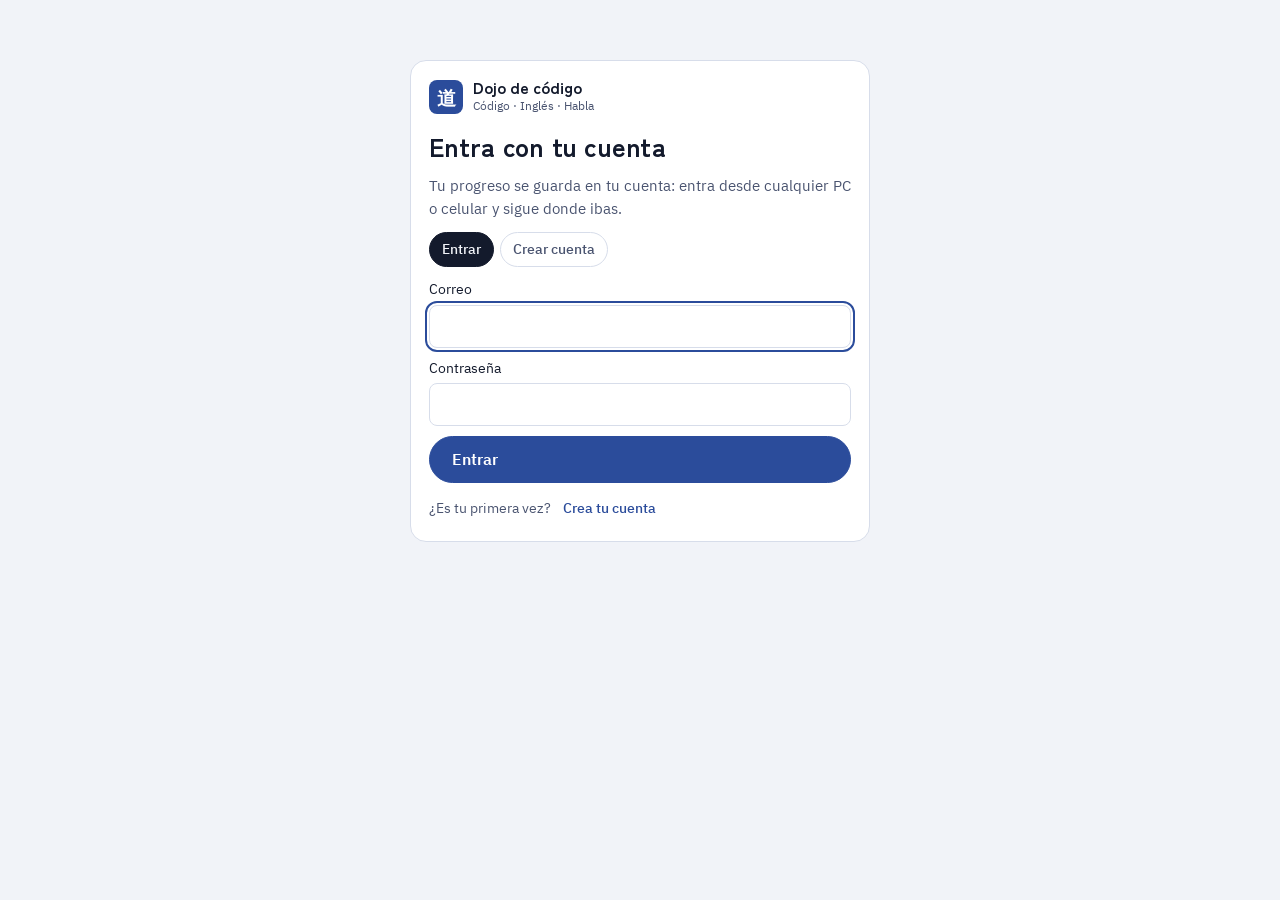
<file: docs/index.html>
<!doctype html>
<html lang="es">
<head>
<meta charset="utf-8">
<meta name="viewport" content="width=device-width, initial-scale=1, viewport-fit=cover">
<meta http-equiv="Content-Security-Policy" content="default-src 'self'; script-src 'self'; style-src 'self' 'unsafe-inline'; img-src 'self' data: https:; font-src 'self'; connect-src 'self' https://*.supabase.co; worker-src 'self'; manifest-src 'self'; object-src 'none'; base-uri 'none'; form-action 'none'">
<meta name="referrer" content="no-referrer">
<title>Dojo de código</title>
<meta name="description" content="Retos de 30 segundos de PSeInt, Python y C++, inglés para programar desde cero (escucharlo y hablarlo), diez rangos de Aprendiz a Ingeniero de élite y un laboratorio que ejecuta código paso a paso.">
<meta name="theme-color" content="#2B4C9B" media="(prefers-color-scheme: light)">
<meta name="theme-color" content="#0B1020" media="(prefers-color-scheme: dark)">
<meta name="apple-mobile-web-app-capable" content="yes">
<meta name="mobile-web-app-capable" content="yes">
<meta name="apple-mobile-web-app-title" content="Dojo">
<link rel="manifest" href="manifest.webmanifest">
<link rel="icon" type="image/png" href="icono-192.png">
<link rel="apple-touch-icon" href="icono-180.png">
<link rel="stylesheet" href="fuentes/fuentes.css">
<style>:root{color-scheme:light;padding-top:env(safe-area-inset-top,0px);padding-bottom:env(safe-area-inset-bottom,0px)}body{margin:0;font:14px system-ui}img{max-width:100%}[hidden]{display:none!important}</style>
</head>
<body>
<style>
/* Diseño: una columna de trabajo (máx. 780 px). En escritorio, barra lateral fija; en el móvil, pestañas abajo.
   Paleta: índigo de teñido (aizome) sobre papel frío, ámbar kihada para los puntos y la racha, y una pizarra de
   tinta para el código en los dos temas. Tipos: Zen Kaku Gothic New (títulos), IBM Plex Sans (texto), Plex Mono (código). */
:root {
  --papel: #F1F3F8; --superficie: #FFFFFF; --hundido: #E8ECF4; --tinta: #131A2C; --tinta-2: #4A5470; --tinta-3: #5A6482; --linea: #D7DDEA;
  --ai: #2B4C9B; --ai-fuerte: #1D3778; --ai-suave: #E2E8F7; --sobre-ai: #FFFFFF;
  --kihada: #835400; --kihada-vivo: #D99A12; --kihada-suave: #FBF0D4;
  --bien: #2C7548; --bien-suave: #DFF0E5; --mal: #AE3828; --mal-suave: #F8E2DD;
  --pizarra: #131B30; --pizarra-borde: #131B30; --pz-texto: #E4E8F4; --pz-tenue: #7F8BAB; --pz-kw: #98B6FF; --pz-str: #F3C677; --pz-num: #F6A486; --pz-fn: #8FE0C0; --pz-com: #8A95B4; --pz-sel: #22304F;
  --f-titulo: "Zen Kaku Gothic New", "Hiragino Sans", "Segoe UI", system-ui, sans-serif;
  --f-texto: "IBM Plex Sans", "Segoe UI", system-ui, -apple-system, sans-serif;
  --f-codigo: "IBM Plex Mono", ui-monospace, "Cascadia Code", Consolas, monospace;
  --r: 10px; --r-g: 16px; --sombra: 0 1px 2px rgba(19, 26, 44, .06), 0 4px 16px rgba(19, 26, 44, .05);
}
@media (prefers-color-scheme: dark) { :root:not([data-theme="light"]) {
  --papel: #0B1020; --superficie: #131A2D; --hundido: #0F1528; --tinta: #E6EAF4; --tinta-2: #A7AFC7; --tinta-3: #8A93AE; --linea: #252F49;
  --ai: #8FA9F2; --ai-fuerte: #B6C8FF; --ai-suave: #1B2646; --sobre-ai: #0B1020;
  --kihada: #F0B540; --kihada-vivo: #F0B540; --kihada-suave: #2C2513;
  --bien: #66C792; --bien-suave: #13291D; --mal: #F2826F; --mal-suave: #351A1A;
  --pizarra: #0D1325; --pizarra-borde: #29345A; --pz-sel: #1E2A48; --sombra: 0 1px 2px rgba(0, 0, 0, .3);
  color-scheme: dark; } }
:root[data-theme="dark"] {
  --papel: #0B1020; --superficie: #131A2D; --hundido: #0F1528; --tinta: #E6EAF4; --tinta-2: #A7AFC7; --tinta-3: #8A93AE; --linea: #252F49;
  --ai: #8FA9F2; --ai-fuerte: #B6C8FF; --ai-suave: #1B2646; --sobre-ai: #0B1020;
  --kihada: #F0B540; --kihada-vivo: #F0B540; --kihada-suave: #2C2513;
  --bien: #66C792; --bien-suave: #13291D; --mal: #F2826F; --mal-suave: #351A1A;
  --pizarra: #0D1325; --pizarra-borde: #29345A; --pz-sel: #1E2A48; --sombra: 0 1px 2px rgba(0, 0, 0, .3);
  color-scheme: dark;
}
* { box-sizing: border-box; }
html, body { min-height: 100%; }
body { background: var(--papel); color: var(--tinta); font: 15px/1.55 var(--f-texto); -webkit-font-smoothing: antialiased; }
body::before { content: ""; position: fixed; inset: 0 0 auto; height: env(safe-area-inset-top, 0px); z-index: 30; background: var(--papel); }
h1, h2, h3 { font-family: var(--f-titulo); font-weight: 700; line-height: 1.2; text-wrap: balance; margin: 0; letter-spacing: .01em; }
p { margin: 0; }
button, select, input, textarea { font: inherit; color: inherit; }
button { cursor: pointer; }
:focus-visible { outline: 2px solid var(--ai); outline-offset: 2px; }
a { color: var(--ai); }
.mono { font-family: var(--f-codigo); }
.etiqueta { font-size: 11.5px; letter-spacing: .09em; text-transform: uppercase; font-weight: 600; color: var(--tinta-3); }
.tenue { color: var(--tinta-2); }
.num { font-variant-numeric: tabular-nums; }

/* Estructura */
.app { display: grid; grid-template-columns: 1fr; min-height: 100vh; }
.lateral { display: none; }
.cabecera { position: sticky; top: env(safe-area-inset-top, 0px); z-index: 20; background: var(--papel); border-bottom: 1px solid var(--linea);
  padding-block: 10px; padding-left: max(16px, env(safe-area-inset-left, 0px)); padding-right: max(16px, env(safe-area-inset-right, 0px));
  display: flex; align-items: center; gap: 12px; }
.marca { display: flex; align-items: center; gap: 10px; text-decoration: none; color: var(--tinta); }
.sello { width: 34px; height: 34px; border-radius: 8px; background: var(--ai); color: var(--sobre-ai); display: grid; place-items: center; font: 900 19px/1 var(--f-titulo); }
.marca b { font: 700 16px/1.1 var(--f-titulo); display: block; }
.marca small { font-size: 11.5px; color: var(--tinta-3); }
.cabecera .rango-mini { margin-left: auto; }
.principal { padding-left: max(16px, env(safe-area-inset-left, 0px)); padding-right: max(16px, env(safe-area-inset-right, 0px)); padding-block: 16px 110px; min-width: 0; }
.columna { max-width: 780px; margin: 0 auto; display: grid; gap: 16px; min-width: 0; }
.pestanas { position: fixed; inset: auto 0 0 0; z-index: 25; background: var(--superficie); border-top: 1px solid var(--linea);
  display: grid; grid-template-columns: repeat(8, 1fr); padding-bottom: env(safe-area-inset-bottom, 0px);
  padding-left: env(safe-area-inset-left, 0px); padding-right: env(safe-area-inset-right, 0px); }
.pestanas a, .lateral nav a { display: flex; flex-direction: column; align-items: center; gap: 2px; padding: 8px 2px 9px; color: var(--tinta-3); text-decoration: none; font-size: 11.5px; font-weight: 500; }
.pestanas a[aria-current="page"], .lateral nav a[aria-current="page"] { color: var(--ai); }
.pestanas svg, .lateral nav svg { width: 22px; height: 22px; }
@media (min-width: 900px) {
  .app { grid-template-columns: 236px 1fr; }
  .cabecera, .pestanas { display: none; }
  .lateral { display: flex; flex-direction: column; gap: 22px; position: sticky; top: 0; height: 100vh; padding: 22px 16px; border-right: 1px solid var(--linea); background: var(--superficie); }
  .lateral nav { display: grid; gap: 2px; }
  .lateral nav a { flex-direction: row; gap: 12px; font-size: 14.5px; padding: 9px 12px; border-radius: 8px; color: var(--tinta-2); }
  .lateral nav a:hover { background: var(--hundido); }
  .lateral nav a[aria-current="page"] { background: var(--ai-suave); color: var(--ai-fuerte); font-weight: 600; }
  .lateral .pie { margin-top: auto; font-size: 12.5px; color: var(--tinta-3); }
  .principal { padding-block: 26px 48px; }
}

/* Piezas */
.tarjeta { background: var(--superficie); border: 1px solid var(--linea); border-radius: var(--r-g); padding: 18px; display: grid; gap: 12px; align-content: start; min-width: 0; }
.fila { display: flex; flex-wrap: wrap; gap: 8px; align-items: center; }
.entre { display: flex; justify-content: space-between; gap: 12px; align-items: center; flex-wrap: wrap; }
.btn { border: 1px solid var(--linea); background: var(--superficie); border-radius: 999px; padding: 9px 16px; font-weight: 500; line-height: 1.2; display: inline-flex; align-items: center; gap: 8px; }
.btn:hover { border-color: var(--tinta-3); }
.btn.primario { background: var(--ai); border-color: var(--ai); color: var(--sobre-ai); font-weight: 600; }
.btn.primario:hover { background: var(--ai-fuerte); border-color: var(--ai-fuerte); }
.btn.grande { padding: 13px 22px; font-size: 16px; }
.btn.chico { padding: 6px 12px; font-size: 13.5px; }
.btn.plano { border-color: transparent; background: transparent; color: var(--ai); padding-inline: 8px; }
.btn[disabled] { opacity: .45; cursor: default; }
.chips { display: flex; gap: 6px; flex-wrap: wrap; }
.chip { border: 1px solid var(--linea); background: var(--superficie); border-radius: 999px; padding: 6px 12px; font-size: 13.5px; font-weight: 500; color: var(--tinta-2); }
.chip[aria-pressed="true"], .chip[aria-selected="true"] { background: var(--tinta); color: var(--papel); border-color: var(--tinta); }
.insignia { display: inline-flex; align-items: center; gap: 6px; font-size: 12px; font-weight: 600; padding: 3px 9px; border-radius: 999px; background: var(--hundido); color: var(--tinta-2); }
.insignia.bien { background: var(--bien-suave); color: var(--bien); }
.insignia.ai { background: var(--ai-suave); color: var(--ai-fuerte); }
.insignia.kihada { background: var(--kihada-suave); color: var(--kihada); }
.rubrica { list-style: none; margin: 4px 0 8px; padding: 0; display: grid; gap: 6px; }
.rubrica li { display: grid; gap: 1px; }
.rubrica li.si b { color: var(--bien); } .rubrica li.no b { color: var(--mal); }
.rubrica li span { font-size: 14px; color: var(--tinta-2, inherit); }
.partes-rango { display: grid; gap: 4px; font-size: 12px; font-weight: 500; color: var(--tinta-2); }
.lateral .partes-rango { flex: 1 1 100%; order: 5; }
.rango-tarjeta .partes-rango { font-size: 13px; }
.partes-rango .parte { display: grid; grid-template-columns: 50px 1fr auto; gap: 6px; align-items: center; }
.partes-rango .barra { height: 5px; margin: 0; }
.partes-rango .parte.llena .barra > i { background: var(--bien); }
.requisitos { list-style: none; margin: 0; padding: 0; display: grid; gap: 8px; }
.requisitos li { display: flex; gap: 10px; align-items: center; justify-content: space-between; flex-wrap: wrap; }
.requisitos li .pila { gap: 1px; }
.requisitos li.si b { color: var(--bien); } .requisitos li.no b { color: var(--mal); }
.capa-acceso { position: fixed; inset: 0; z-index: 60; background: var(--papel); overflow-y: auto; display: grid; place-items: start center; padding: max(24px, env(safe-area-inset-top)) 16px 32px; }
.acceso-tarjeta { width: 100%; max-width: 460px; display: grid; gap: 12px; margin-top: 4vh; }
.acceso-tarjeta .marca { display: flex; align-items: center; gap: 10px; }
.acceso-tarjeta .marca small { display: block; color: var(--tinta-2); }
.acceso-tarjeta h1 { margin: 4px 0 0; }
.acceso-tarjeta input.campo { width: 100%; font-size: 16px; }
.acceso-tarjeta .ajuste { display: grid; gap: 4px; }
.error-acceso { margin: 0; color: var(--mal); font-weight: 500; min-height: 1.2em; }
.error-acceso.bien { color: var(--bien); }
.error-acceso:empty { display: none; }
.acepta-datos { display: flex; gap: 10px; align-items: flex-start; font-size: 14.5px; }
.acepta-datos input { width: 20px; height: 20px; margin-top: 1px; flex: none; }
.aviso-datos p { font-size: 13.5px; color: var(--tinta-2); }
.datos-cuenta { display: grid; grid-template-columns: auto 1fr; gap: 4px 14px; margin: 0; }
.datos-cuenta dt { color: var(--tinta-2); } .datos-cuenta dd { margin: 0; font-weight: 600; overflow-wrap: anywhere; }
.sesion-pie b { color: var(--tinta); }
.personal-acceso, .armar-acceso { border-color: var(--ai); }
.metodo-armar { display: grid; gap: 10px; padding-left: 22px; margin: 0; }
.metodo-armar > li { display: grid; gap: 4px; }
.receta-armada { display: grid; gap: 6px; padding-left: 22px; margin: 0; }
.receta-armada.mal li { color: var(--mal); }
.piezas-elegir li { display: grid; grid-template-columns: minmax(0, 1fr); gap: 4px; min-width: 0; }
.piezas-elegir select { width: 100%; min-width: 0; text-overflow: ellipsis; }
.piezas-elegir li.mal span { color: var(--mal); }
.pieza-armar { border-top: 1px solid var(--linea); padding-top: 12px; display: grid; gap: 6px; }
.pasos-guiado { list-style: none; margin: 0; padding: 0; display: flex; flex-wrap: wrap; gap: 6px; }
.pasos-guiado li { display: flex; align-items: center; gap: 6px; font-size: 13px; padding: 4px 10px 4px 4px; border-radius: 99px; background: var(--hundido); color: var(--tinta-2); }
.pasos-guiado li .n { display: inline-grid; place-items: center; width: 22px; height: 22px; border-radius: 50%; background: var(--superficie); font-weight: 700; font-size: 12px; }
.pasos-guiado li.actual { background: var(--ai-suave); color: var(--tinta); font-weight: 600; }
.pasos-guiado li.hecho { background: var(--bien-suave); color: var(--bien); }
.paso-guiado.hecho { opacity: .85; }
.metas-personal { display: grid; grid-template-columns: repeat(auto-fit, minmax(160px, 1fr)); gap: 8px; }
.meta-personal { display: grid; gap: 2px; padding: 10px 12px; border-radius: 10px; background: var(--hundido); }
.indice-personal { margin: 4px 0 0; padding-left: 0; list-style: none; display: grid; gap: 2px; }
.indice-personal .btn { text-align: left; white-space: normal; }
.clave-personal { padding: 10px 12px; border-radius: 10px; background: var(--ai-suave); border-left: 4px solid var(--ai); }
.visual-personal { display: grid; gap: 8px; }
.matriz-visual { display: grid; gap: 6px; max-width: 420px; align-items: center; }
.matriz-visual .cab { font-size: 12px; color: var(--tinta-2); text-align: center; }
.matriz-visual .fila-cab { text-align: right; padding-right: 4px; }
.matriz-visual .celda { min-height: 48px; border-radius: 10px; border: 1px solid var(--pizarra-borde); background: var(--pizarra); color: var(--pz-texto); font: 600 16px/1 var(--f-codigo); cursor: pointer; }
.matriz-visual .celda:disabled { cursor: default; opacity: 1; }
.matriz-visual .celda.visitada { background: color-mix(in srgb, var(--pizarra) 70%, var(--bien) 30%); }
.matriz-visual .celda.actual { background: var(--ai); color: var(--sobre-ai); border-color: var(--ai); }
.celda-info { margin: 0; min-height: 1.5em; font-weight: 500; }
.texto-chat { white-space: pre-wrap; overflow-wrap: anywhere; }
.sugerencias { gap: 6px; }
.btn.hecho { background: var(--bien-suave); color: var(--bien); border-color: transparent; }
.rubrica-tabla td.num { text-align: center; }
.nav-capitulos { display: grid; grid-template-columns: auto minmax(0, 1fr) auto; gap: 8px; align-items: center; min-width: 0; }
.nav-capitulos select { width: 100%; min-width: 0; text-overflow: ellipsis; }
@media (max-width: 560px) {
  .nav-capitulos { grid-template-columns: 1fr 1fr; }
  .nav-capitulos select { grid-column: 1 / -1; grid-row: 1; }
  .nav-capitulos #cap-siguiente { justify-self: end; }
  .nav-capitulos #cap-anterior { justify-self: start; }
}
.nav-capitulos .btn[disabled] { opacity: .45; cursor: default; }
select.campo, input.campo, textarea.campo { border: 1px solid var(--linea); background: var(--superficie); border-radius: 8px; padding: 8px 10px; max-width: 100%; }
.barra { height: 8px; border-radius: 99px; background: var(--hundido); overflow: hidden; }
.barra > i { display: block; height: 100%; background: var(--ai); border-radius: 99px; transition: width .4s ease; }
.barra.kihada > i { background: var(--kihada-vivo); }
.barra.bien > i { background: var(--bien); }

/* Cinturón de kyū */
.cinturon { display: inline-block; width: 46px; height: 12px; border-radius: 3px; position: relative; box-shadow: inset 0 0 0 1px rgba(0, 0, 0, .18); vertical-align: middle; }
.cinturon::after { content: ""; position: absolute; right: 7px; top: -2px; bottom: -2px; width: 6px; border-radius: 2px; background: inherit; filter: brightness(.82); box-shadow: inset 0 0 0 1px rgba(0, 0, 0, .18); }
.rango-mini { display: flex; align-items: center; gap: 8px; font-size: 13px; font-weight: 600; min-width: 0; }
.emblema { display: inline-grid; flex: none; line-height: 0; }
.emblema svg { display: block; }
.rango-texto { display: grid; line-height: 1.2; min-width: 0; }
.rango-nombre { font-size: 13px; white-space: nowrap; overflow: hidden; text-overflow: ellipsis; }
.rango-texto small { font-size: 11.5px; color: var(--tinta-3); font-weight: 500; }
.lateral .rango-mini { flex-wrap: wrap; row-gap: 8px; }
.lateral .rango-mini .rango-texto { flex: 1 1 calc(100% - 50px); }
.lateral .rango-mini > .barra { flex: 1 1 calc(100% - 80px); order: 3; height: 6px; }
.lateral .rango-mini .insignia { order: 4; }
@media (max-width: 520px) { .cabecera .marca > span:not(.sello) { display: none; } }
.insignia.mal { background: var(--mal-suave); color: var(--mal); }

/* Bandas de espera y foco */
.banda { position: sticky; top: calc(env(safe-area-inset-top, 0px) + 57px); z-index: 15; border-radius: var(--r-g); padding: 12px 14px; display: flex; flex-wrap: wrap; align-items: center; gap: 10px 14px; box-shadow: var(--sombra); }
@media (min-width: 900px) { .banda { top: 12px; } }
.banda.espera { background: var(--ai); color: var(--sobre-ai); }
.banda.foco { background: var(--tinta); color: var(--papel); }
.banda .reloj { font: 600 22px/1 var(--f-codigo); font-variant-numeric: tabular-nums; }
.banda .texto { flex: 1 1 180px; min-width: 0; font-size: 14px; }
.banda .btn { border-color: currentColor; background: transparent; color: inherit; }
.banda .btn.lleno { background: var(--superficie); color: var(--tinta); border-color: var(--superficie); }
.pulso { width: 9px; height: 9px; border-radius: 50%; background: currentColor; animation: pulso 1.6s ease-in-out infinite; }
@keyframes pulso { 50% { opacity: .25; } }

/* Hoy */
.portada { background: var(--ai); color: var(--sobre-ai); border-radius: var(--r-g); padding: 22px 20px; display: grid; gap: 14px; position: relative; overflow: hidden; }
.portada h1 { font-size: clamp(24px, 5vw, 32px); font-weight: 900; }
.portada p { max-width: 52ch; opacity: .92; }
.portada .btn.primario { background: var(--sobre-ai); color: var(--ai-fuerte); border-color: var(--sobre-ai); justify-self: start; }
.portada .kanji { position: absolute; right: -6px; bottom: -34px; font: 900 150px/1 var(--f-titulo); opacity: .1; pointer-events: none; }
.metricas { display: grid; grid-template-columns: repeat(4, minmax(0, 1fr)); gap: 10px; }
.metrica { background: var(--superficie); border: 1px solid var(--linea); border-radius: var(--r); padding: 12px; display: grid; gap: 6px; min-width: 0; }
.metrica b { font: 700 24px/1 var(--f-titulo); font-variant-numeric: tabular-nums; }
.metrica small { color: var(--tinta-2); font-size: 12.5px; }
@media (max-width: 640px) { .metricas { grid-template-columns: 1fr 1fr; } }
.tiempos { display: grid; grid-template-columns: repeat(3, minmax(0, 1fr)); gap: 8px; }
.portada .btn.tiempo { background: var(--sobre-ai); color: var(--ai-fuerte); border-color: var(--sobre-ai); border-radius: 14px; flex-direction: column; align-items: flex-start; gap: 2px; padding: 12px 14px; text-align: left; min-width: 0; }
.portada .btn.tiempo b { font: 800 18px/1.1 var(--f-titulo); }
.portada .btn.tiempo small { font-size: 12.5px; font-weight: 500; color: var(--tinta-2); }
@media (max-width: 420px) { .portada .btn.tiempo { padding: 10px; } .portada .btn.tiempo b { font-size: 16px; } }
.banda.sesion { background: var(--bien); color: var(--sobre-ai); }
.portada .btn.secundario { background: transparent; color: var(--sobre-ai); border-color: rgba(255, 255, 255, .6); }
.portada .btn.secundario:hover { border-color: var(--sobre-ai); }
/* Rango */
.cabeza-rango { display: flex; gap: 14px; align-items: center; }
.puntos-grandes { font: 700 22px/1 var(--f-titulo); }
.desplegable > summary, details > summary { cursor: pointer; font-weight: 600; color: var(--ai); }
details[open] > summary { margin-bottom: 12px; }
details.desplegable[open] { display: grid; gap: 14px; }
.escalera { list-style: none; margin: 0; padding: 0; display: grid; gap: 4px; }
.escalera li { display: grid; grid-template-columns: auto 1fr auto; gap: 12px; align-items: center; padding: 7px 10px; border-radius: 10px; }
.escalera li.actual { background: var(--kihada-suave); box-shadow: inset 0 0 0 1.5px var(--kihada-vivo); }
.escalera li.actual .num { color: var(--kihada); font-weight: 700; }
.escalera li.futuro .emblema { opacity: .5; filter: grayscale(.5); }
.escalera .detalle { display: grid; min-width: 0; }
.escalera small { font-size: 12.5px; }
.tabla-puntos { display: grid; gap: 16px; grid-template-columns: 1fr; }
@media (min-width: 720px) { .tabla-puntos { grid-template-columns: 1.35fr 1fr; } }
.tabla-puntos ul { list-style: none; margin: 6px 0 8px; padding: 0; display: grid; }
.tabla-puntos li { display: flex; justify-content: space-between; gap: 12px; font-size: 14px; border-bottom: 1px solid var(--linea); padding: 6px 0; }
.tabla-puntos li b { text-align: right; white-space: nowrap; }
@media (max-width: 420px) { .tabla-puntos li { flex-direction: column; gap: 0; } .tabla-puntos li b { text-align: left; } }
.tabla-puntos b.mas { color: var(--kihada); } .tabla-puntos b.menos { color: var(--mal); }
.celebra .emblema { animation: aparecer-rango .55s cubic-bezier(.2, .9, .3, 1.3) .05s both; }
@keyframes aparecer-rango { from { transform: scale(.35) rotate(-25deg); opacity: 0; } }
.sello-en { display: inline-grid; place-items: center; width: 86px; height: 86px; border-radius: 22px; background: var(--ai); color: var(--sobre-ai); font: 900 34px/1 var(--f-titulo); }
/* Inglés */
.portada-en { position: relative; overflow: hidden; }
.portada-en h1 { font-size: clamp(24px, 5vw, 30px); font-weight: 900; }
.portada-en > * { position: relative; }
.portada-en::after { content: "EN"; position: absolute; right: 8px; top: -14px; font: 900 120px/1 var(--f-titulo); color: var(--ai); opacity: .08; pointer-events: none; }
.estado-voz { font-size: 12.5px; }
.btn.oir { padding: 6px 10px; }
.btn.oir.grande { padding: 11px 18px; font-size: 15.5px; background: var(--ai-suave); border-color: var(--ai-suave); color: var(--ai-fuerte); font-weight: 600; }
.palabra-grande { display: flex; align-items: center; gap: 12px; flex-wrap: wrap; }
.en-grande { font: 700 32px/1.15 var(--f-titulo); overflow-wrap: anywhere; }
.es-grande { font: 700 22px/1.3 var(--f-titulo); }
.frase-en { font-size: 18px; font-weight: 600; line-height: 1.4; }
.texto-opcion { font-size: 15.5px; overflow-wrap: anywhere; min-width: 0; }
.fichas { display: flex; flex-wrap: wrap; gap: 8px; }
.ficha { border: 1.5px solid var(--linea); background: var(--superficie); border-radius: 10px; padding: 8px 13px; font-size: 16px; font-weight: 500; }
.ficha:hover:not([disabled]) { border-color: var(--ai); }
.armado.fichas-armadas { display: flex; flex-wrap: wrap; gap: 8px; align-content: flex-start; align-items: center; }
.armado.fichas-armadas:empty::before { content: "Toca las palabras en el orden correcto"; }
.respuesta.casi { background: var(--kihada-suave); }
.respuesta.casi h3 { color: var(--kihada); }
.palabras-dichas { display: flex; flex-wrap: wrap; gap: 4px 8px; font-size: 18px; font-weight: 600; }
.palabras-dichas .bien { color: var(--bien); }
.palabras-dichas .mal { color: var(--mal); text-decoration: underline wavy; text-underline-offset: 4px; }
.microfono { display: inline-flex; align-items: center; gap: 10px; border: 0; border-radius: 999px; padding: 13px 22px; font-weight: 600; font-size: 16px; background: var(--ai); color: var(--sobre-ai); }
.microfono:hover { background: var(--ai-fuerte); }
.microfono.escuchando { background: var(--mal); animation: late 1.3s ease-in-out infinite; }
@keyframes late { 50% { box-shadow: 0 0 0 9px var(--mal-suave); } }
.pila-mic { display: grid; gap: 8px; justify-items: start; }
.oyendo { font-style: italic; color: var(--tinta-2); }
.respuesta-en { width: 100%; font-size: 16px; resize: vertical; }
.interruptor { display: inline-flex; gap: 8px; align-items: center; font-size: 13.5px; color: var(--tinta-2); cursor: pointer; }
.interruptor input { width: 18px; height: 18px; accent-color: var(--ai); margin: 0; }
.palabras { list-style: none; margin: 0; padding: 0; display: grid; gap: 10px; grid-template-columns: repeat(auto-fill, minmax(165px, 1fr)); }
.palabra { border: 1px solid var(--linea); border-radius: var(--r); padding: 10px 12px; display: grid; gap: 2px; align-content: start; }
.palabra b { font-size: 16.5px; }
.frases { list-style: none; margin: 0; padding: 0; display: grid; gap: 10px; }
.frases li { display: grid; gap: 2px; padding-bottom: 10px; border-bottom: 1px solid var(--linea); }
.frases li:last-child { border-bottom: 0; padding-bottom: 0; }
.errores-en { list-style: none; margin: 8px 0 0; padding: 0; display: grid; gap: 12px; }
.errores-en li { display: grid; gap: 4px; }
.errores-en code { font-size: 13.5px; background: var(--hundido); padding: 5px 8px; border-radius: 6px; overflow-wrap: anywhere; justify-self: start; }
.chat { list-style: none; margin: 0; padding: 0; display: grid; gap: 10px; }
.burbuja { max-width: 88%; padding: 10px 12px; border-radius: 14px; display: grid; gap: 4px; justify-items: start; }
.burbuja.ella { background: var(--hundido); border-bottom-left-radius: 4px; justify-self: start; }
.burbuja.yo { background: var(--ai-suave); justify-self: end; border-bottom-right-radius: 4px; }
.burbuja.yo.bien { background: var(--bien-suave); } .burbuja.yo.mal { background: var(--mal-suave); }
.burbuja .quien { font-size: 11px; letter-spacing: .08em; text-transform: uppercase; color: var(--tinta-3); font-weight: 600; }
.burbuja > span[lang] { font-size: 16px; }
.chat .nota { font-size: 13.5px; color: var(--tinta-2); text-align: center; padding: 0 10px; }
.correccion { color: var(--kihada); font-size: 13.5px; }
.pista-chat { background: var(--kihada-suave); border-radius: 10px; padding: 10px 12px; font-size: 14.5px; }
.entrada-chat .campo { flex: 1 1 200px; min-width: 0; }
/* Examen */
.opcion[aria-pressed="true"] { border-color: var(--ai); background: var(--ai-suave); box-shadow: inset 0 0 0 1px var(--ai); }
.tarjeta > .btn { justify-self: start; }
.codigo li.elegida { background: rgba(143, 169, 242, .28); box-shadow: inset 3px 0 0 var(--pz-kw); }
.escalera small.requisito, .escalera small.sabe-rango { color: var(--tinta-3); font-size: 12px; }
/* Escribir como en papel: sin colores, letra de máquina, renglones suaves */
.campo.papel { width: 100%; font: 15px/1.7 var(--f-codigo); tab-size: 4; white-space: pre; overflow-x: auto; resize: vertical; min-height: 180px; padding: 10px 12px;
  background: var(--superficie) repeating-linear-gradient(transparent 0, transparent calc(1.7em - 1px), var(--linea) calc(1.7em - 1px), var(--linea) 1.7em); background-position: 0 10px; }
@media (pointer: coarse) { .campo.papel { font-size: 16px; } }
.linea-escrita { width: 100%; font-size: 15px; }
.hoja { display: grid; gap: 4px; min-width: 0; }
.leyenda-colores { display: flex; flex-wrap: wrap; gap: 4px 12px; font: 12.5px/1.4 var(--f-codigo); background: var(--pizarra); border-radius: 8px; padding: 6px 10px; margin: 0; }
.leyenda-colores .kw { color: var(--pz-kw); } .leyenda-colores .str { color: var(--pz-str); } .leyenda-colores .nu { color: var(--pz-num); } .leyenda-colores .fn { color: var(--pz-fn); } .leyenda-colores .com { color: var(--pz-tenue); font-style: italic; }
.hoja .editor textarea { min-height: calc(var(--filas, 8) * var(--ed) * 1.6 + 24px); }
.enunciado { white-space: pre-wrap; font-size: 16px; background: var(--hundido); border-radius: 8px; padding: 10px 12px; }
.pasos-proyecto { margin: 0; padding-left: 22px; display: grid; gap: 6px; }
.pasos-proyecto li.hecho { color: var(--bien); }
.pasos-proyecto li.hecho::marker { content: "✓  "; }
.pasos-proyecto li.actual { font-weight: 600; }
.proyecto-tarjeta { border-color: var(--kihada-vivo); }
.proyecto-tarjeta.hecho { border-color: var(--bien); }
/* Estudio intensivo */
.portada-estudio h1 { font-size: clamp(24px, 5vw, 30px); font-weight: 900; }
.lenguajes-estudio, .accesos-estudio { display: grid; gap: 12px; grid-template-columns: 1fr; }
@media (min-width: 700px) { .lenguajes-estudio, .accesos-estudio { grid-template-columns: repeat(3, minmax(0, 1fr)); } }
.tarjeta.acceso { text-align: left; cursor: pointer; font: inherit; color: inherit; }
.tarjeta.acceso:hover { border-color: var(--ai); }
.tarjeta.acceso b { font: 700 18px/1.2 var(--f-titulo); }
.tarjeta.acceso .insignia { justify-self: start; }
.capitulos { list-style: none; margin: 0; padding: 0; display: grid; gap: 8px; }
.capitulo { display: grid; grid-template-columns: auto 1fr; gap: 12px; align-items: center; width: 100%; text-align: left; background: var(--superficie); border: 1px solid var(--linea); border-radius: var(--r); padding: 10px 12px; }
.capitulo:hover { border-color: var(--ai); }
.capitulo .n { width: 32px; height: 32px; border-radius: 8px; display: grid; place-items: center; font: 700 14px/1 var(--f-titulo); background: var(--hundido); color: var(--tinta-2); }
.capitulo.leido .n { background: var(--bien); color: var(--sobre-ai); }
.capitulo .tenue { font-size: 13.5px; }
.objetivo { background: var(--ai-suave); border-radius: 8px; padding: 10px 12px; }
.ejemplo-estudio { border-top: 1px solid var(--linea); padding-top: 12px; }
.nota-ejemplo { font-size: 13.5px; }
.palabras-estudio { margin: 0; display: grid; grid-template-columns: minmax(110px, max-content) minmax(0, 1fr); gap: 10px 14px; }
.palabras-estudio dt { font-weight: 600; }
.palabras-estudio dt code { background: var(--hundido); padding: 2px 6px; border-radius: 5px; overflow-wrap: anywhere; }
.palabras-estudio dd { margin: 0; display: grid; gap: 2px; justify-items: start; }
.ejemplo-palabra { font-size: 13px; }
@media (max-width: 520px) { .palabras-estudio { grid-template-columns: 1fr; gap: 2px; } .palabras-estudio dd { margin-bottom: 10px; } }
.errores-estudio { list-style: none; margin: 0; padding: 0; display: grid; gap: 12px; }
.errores-estudio li { display: grid; gap: 2px; border-left: 3px solid var(--mal); padding-left: 10px; }
.errores-estudio .arreglo { color: var(--bien); }
.practica-estudio { border-top: 1px solid var(--linea); padding-top: 12px; }
.chuleta { width: 100%; border-collapse: collapse; font-size: 14px; }
.chuleta th { text-align: left; font-size: 11.5px; letter-spacing: .08em; text-transform: uppercase; color: var(--tinta-3); padding: 6px 8px; border-bottom: 1px solid var(--linea); }
.chuleta td { padding: 8px; border-bottom: 1px solid var(--linea); vertical-align: top; }
.chuleta pre { margin: 0; white-space: pre-wrap; overflow-wrap: anywhere; font-size: 13.5px; }
.tres-col { display: grid; gap: 16px; grid-template-columns: 1fr; }
@media (min-width: 760px) { .tres-col { grid-template-columns: repeat(3, minmax(0, 1fr)); } }
.lista.sabe li::marker { color: var(--bien); }
.situacion { background: var(--hundido); border-radius: 8px; padding: 10px 12px; }
.tapa-pregunta { opacity: .75; pointer-events: none; display: grid; gap: 12px; }
.glosario, .situaciones { list-style: none; margin: 0; padding: 0; display: grid; gap: 14px; }
.glosario li, .situaciones li { display: grid; gap: 4px; padding-bottom: 12px; border-bottom: 1px solid var(--linea); }
.glosario li:last-child, .situaciones li:last-child { border-bottom: 0; padding-bottom: 0; }
.mal-dicho { color: var(--mal); text-decoration: line-through; text-decoration-thickness: 1px; }
.mal-dicho::before { content: "✗ "; text-decoration: none; display: inline-block; }
.bien-dicho { color: var(--bien); font-weight: 600; }
.bien-dicho::before { content: "✓ "; }
.resultado-examen h1 { font-size: clamp(24px, 5vw, 30px); font-weight: 900; }
.resultado-examen.aprobado { border-color: var(--bien); background: var(--bien-suave); }
.resultado-examen.aprobado h1 { color: var(--bien); }
.resultado-examen.suspendido { border-color: var(--mal); }
.resultado-examen.suspendido h1 { color: var(--mal); }
.nota-examen { font: 900 40px/1 var(--f-titulo); }
.nota-examen small { font: 500 15px var(--f-texto); color: var(--tinta-2); }
.repaso-examen { margin: 0; padding-left: 22px; display: grid; gap: 10px; }
.repaso-examen li { display: grid; gap: 2px; }
.semana { display: grid; grid-template-columns: repeat(7, 1fr); gap: 8px; align-items: end; height: 110px; }
.semana .dia { display: grid; grid-template-rows: 1fr auto; gap: 4px; height: 100%; text-align: center; font-size: 11.5px; color: var(--tinta-3); }
.semana .dia span { align-self: end; background: var(--ai-suave); border-radius: 5px 5px 2px 2px; min-height: 3px; position: relative; }
.semana .dia span.lleno { background: var(--ai); }
.semana .dia.hoy { color: var(--tinta); font-weight: 600; }

/* Código */
.codigo { background: var(--pizarra); border: 1px solid var(--pizarra-borde); color: var(--pz-texto); border-radius: var(--r); font: 14px/1.6 var(--f-codigo); overflow-x: auto; min-width: 0; }
.codigo ol { list-style: none; margin: 0; padding: 12px 0; counter-reset: l; min-width: max-content; }
.codigo li { counter-increment: l; padding: 0 16px 0 0; white-space: pre; display: block; }
.codigo li::before { content: counter(l); display: inline-block; width: 2.6em; padding-right: 12px; margin-right: 0; text-align: right; color: var(--pz-tenue); user-select: none; box-sizing: content-box; }
.codigo .kw { color: var(--pz-kw); } .codigo .str { color: var(--pz-str); } .codigo .nu { color: var(--pz-num); } .codigo .fn { color: var(--pz-fn); } .codigo .com { color: var(--pz-com); font-style: italic; }
.codigo .hueco { display: inline-block; min-width: 2.4ch; border-bottom: 2px solid var(--pz-str); background: var(--pz-sel); border-radius: 3px; text-align: center; color: var(--pz-str); }
.codigo li.toca { cursor: pointer; border-radius: 4px; }
.codigo li.toca:hover { background: var(--pz-sel); }
.codigo li.marcada { background: rgba(242, 130, 111, .22); }
.codigo li.buena { background: rgba(102, 199, 146, .22); }
.codigo li.actual { background: rgba(240, 181, 64, .2); box-shadow: inset 3px 0 0 var(--pz-str); }
.salida { background: var(--hundido); border-radius: 8px; padding: 10px 12px; font: 14px/1.5 var(--f-codigo); white-space: pre-wrap; overflow-wrap: anywhere; min-width: 0; }
.salida.vacia { color: var(--tinta-3); font-style: italic; font-family: var(--f-texto); }

/* Retos */
.reto-cab { display: flex; justify-content: space-between; align-items: center; gap: 8px; flex-wrap: wrap; }
.reto h2 { font-size: 19px; }
.opciones { display: grid; gap: 8px; grid-template-columns: repeat(2, minmax(0, 1fr)); }
.opciones.una { grid-template-columns: 1fr; }
@media (max-width: 520px) { .opciones { grid-template-columns: 1fr; } }
.opcion { text-align: left; border: 1.5px solid var(--linea); background: var(--superficie); border-radius: var(--r); padding: 10px 12px; display: grid; grid-template-columns: auto 1fr; gap: 10px; align-items: start; min-width: 0; }
.opcion:hover:not([disabled]) { border-color: var(--ai); }
.opcion .letra { width: 22px; height: 22px; border-radius: 6px; background: var(--hundido); display: grid; place-items: center; font-size: 12px; font-weight: 600; color: var(--tinta-2); }
.opcion pre { margin: 0; font: 14px/1.5 var(--f-codigo); white-space: pre-wrap; overflow-wrap: anywhere; min-width: 0; }
.opcion .codigo { margin: 0; }
.opcion.correcta { border-color: var(--bien); background: var(--bien-suave); }
.opcion.fallada { border-color: var(--mal); background: var(--mal-suave); }
.opcion[disabled] { cursor: default; }
.respuesta { border-radius: var(--r); padding: 14px; display: grid; gap: 10px; }
.respuesta.si { background: var(--bien-suave); }
.respuesta.no { background: var(--mal-suave); }
.respuesta h3 { font-size: 17px; }
.respuesta.si h3 { color: var(--bien); } .respuesta.no h3 { color: var(--mal); }
.tutor { border-left: 3px solid var(--ai); padding: 4px 0 4px 12px; white-space: pre-wrap; }
.piezas { display: grid; gap: 6px; }
.pieza { text-align: left; font: 14px/1.4 var(--f-codigo); white-space: pre; overflow-x: auto; background: var(--pizarra); color: var(--pz-texto); border: 1px solid var(--pizarra-borde); border-radius: 8px; padding: 8px 12px; }
.pieza:hover { outline: 2px solid var(--ai); }
.armado { min-height: 54px; border: 1.5px dashed var(--linea); border-radius: var(--r); padding: 8px; display: grid; gap: 6px; }
.armado:empty::before { content: "Toca las líneas en el orden correcto"; color: var(--tinta-3); font-size: 14px; padding: 8px; }
.atajos { font-size: 12.5px; color: var(--tinta-3); }
@media (hover: none) { .atajos { display: none; } }

/* Ruta */
.temas { list-style: none; margin: 0; padding: 0; display: grid; gap: 10px; }
.tema .lado { display: flex; flex-direction: column; align-items: flex-end; gap: 6px; }
@media (max-width: 480px) { .tema { grid-template-columns: auto 1fr; } .tema .lado { grid-column: 2; align-items: flex-start; flex-direction: row; flex-wrap: wrap; } }
.tema { display: grid; grid-template-columns: auto 1fr auto; gap: 14px; align-items: center; text-align: left; width: 100%; background: var(--superficie); border: 1px solid var(--linea); border-radius: var(--r-g); padding: 14px; }
.tema:hover { border-color: var(--ai); }
.tema .n { width: 38px; height: 38px; border-radius: 10px; display: grid; place-items: center; font: 700 16px/1 var(--f-titulo); background: var(--hundido); color: var(--tinta-2); }
.tema.actual .n { background: var(--ai); color: var(--sobre-ai); }
.tema.hecho .n { background: var(--bien); color: var(--sobre-ai); }
.tema b { font: 700 16px/1.25 var(--f-titulo); display: block; }
.tema .detalle { min-width: 0; display: grid; gap: 6px; }
.tema .barra { max-width: 220px; }
.lenguajes3 { display: grid; grid-template-columns: repeat(3, minmax(0, 1fr)); gap: 10px; align-items: start; }
@media (max-width: 760px) { .lenguajes3 { grid-template-columns: 1fr; } }
.lista { margin: 0; padding-left: 20px; display: grid; gap: 6px; }

/* Laboratorio */
.lab { display: grid; gap: 12px; min-width: 0; }
.editor { --ed: 14px; position: relative; display: grid; grid-template-columns: auto minmax(0, 1fr); background: var(--pizarra); border: 1px solid var(--pizarra-borde); border-radius: var(--r); overflow: hidden; }
.editor:focus-within { outline: 2px solid var(--ai); outline-offset: 2px; }
@media (pointer: coarse) { .editor { --ed: 16px; } }
.editor .numeros { font: var(--ed)/1.6 var(--f-codigo); color: var(--pz-tenue); text-align: right; padding: 12px 10px 12px 12px; user-select: none; white-space: pre; overflow: hidden; }
.editor .numeros .err { color: var(--pz-num); font-weight: 600; }
.editor .area { position: relative; min-width: 0; }
.editor .pintado, .editor textarea { font: var(--ed)/1.6 var(--f-codigo); letter-spacing: 0; tab-size: 4; padding: 12px 12px 12px 4px; margin: 0; border: 0; white-space: pre; }
.editor .pintado { position: absolute; inset: 0; overflow: hidden; color: var(--pz-texto); pointer-events: none; }
.editor .pintado .kw { color: var(--pz-kw); } .editor .pintado .str { color: var(--pz-str); } .editor .pintado .nu { color: var(--pz-num); } .editor .pintado .fn { color: var(--pz-fn); } .editor .pintado .com { color: var(--pz-com); font-style: italic; }
.editor textarea { height: calc((var(--lineas, 1) + 1) * var(--ed) * 1.6 + 24px); position: relative; z-index: 1; display: block; resize: none; overflow-y: hidden; background: transparent; color: transparent; -webkit-text-fill-color: transparent; caret-color: var(--pz-str); min-height: 280px; width: 100%; outline: none; overflow-x: auto; }
.editor textarea::selection { background: rgba(143, 169, 242, .35); }
.editor .banda-error { position: absolute; left: 0; right: 0; top: 12px; height: calc(var(--ed) * 1.6); background: rgba(242, 130, 111, .2); box-shadow: inset 3px 0 0 var(--pz-num); pointer-events: none; }
.consola { background: var(--hundido); border-radius: var(--r); padding: 12px; font: 14px/1.55 var(--f-codigo); min-height: 90px; white-space: pre-wrap; overflow-wrap: anywhere; min-width: 0; }
.consola .in { color: var(--ai); font-weight: 600; }
.consola .err { color: var(--mal); font-family: var(--f-texto); }
.consola .fin { color: var(--tinta-3); font-family: var(--f-texto); font-size: 13px; }
.consola input { font: inherit; border: 0; border-bottom: 2px solid var(--ai); background: transparent; color: var(--ai); outline: none; width: min(100%, 22ch); }
.pruebas { display: grid; gap: 8px; }
.prueba { border-radius: 8px; padding: 10px 12px; background: var(--hundido); display: grid; gap: 6px; font-size: 14px; }
.prueba.si { background: var(--bien-suave); } .prueba.no { background: var(--mal-suave); }
.prueba pre { margin: 0; font: 13px/1.45 var(--f-codigo); white-space: pre-wrap; }
.vista-html { background: #fff; color: #111; border: 1px solid var(--linea); border-radius: var(--r); min-height: 200px; padding: 14px; overflow: auto; }
.dos { display: grid; gap: 12px; grid-template-columns: 1fr; min-width: 0; }
@media (min-width: 1100px) { .dos { grid-template-columns: minmax(0, 1fr) minmax(0, 1fr); } }

/* Plan */
.regla { display: grid; grid-template-columns: 96px minmax(0, 1fr); gap: 14px; align-items: start; }
.regla .insignia { justify-self: start; margin-top: 2px; }
@media (max-width: 520px) { .regla { grid-template-columns: 1fr; gap: 6px; } }
.regla .n { font: 900 26px/1 var(--f-titulo); color: var(--ai); min-width: 1.2em; }
.regla h3 { font-size: 16.5px; margin-bottom: 4px; }
.fuente { font-size: 12.5px; color: var(--tinta-3); margin-top: 4px; }
.check { display: flex; gap: 12px; align-items: flex-start; padding: 10px 0; border-bottom: 1px solid var(--linea); }
.check:last-child { border-bottom: 0; }
.check input { width: 20px; height: 20px; margin-top: 2px; accent-color: var(--bien); flex: none; }
.check label { cursor: pointer; }
.check small { display: block; color: var(--tinta-2); }

.sr-only { position: absolute; width: 1px; height: 1px; padding: 0; margin: -1px; overflow: hidden; clip: rect(0 0 0 0); white-space: nowrap; border: 0; }
/* Paso a paso */
.traza { gap: 14px; }
.controles-traza { display: flex; flex-wrap: wrap; gap: 8px; align-items: center; }
.controles-traza .contador { font-weight: 600; padding: 0 6px; }
.traza input[type="range"] { width: 100%; accent-color: var(--ai); }
.estado-traza { font-weight: 600; color: var(--tinta); }
.estado-traza.fin { color: var(--bien); } .estado-traza.err { color: var(--mal); }
.variables { width: 100%; border-collapse: collapse; font-size: 14px; }
.variables th { text-align: left; font-size: 11.5px; letter-spacing: .08em; text-transform: uppercase; color: var(--tinta-3); font-weight: 600; padding: 6px 8px; border-bottom: 1px solid var(--linea); }
.variables td { padding: 7px 8px; border-bottom: 1px solid var(--linea); vertical-align: top; }
.variables td.valor { overflow-wrap: anywhere; }
.variables tr.cambio td { background: var(--kihada-suave); }
.variables tr.cambio td.valor { color: var(--kihada); font-weight: 600; }
/* Avisos del código, botones de estado */
.aviso-codigo { background: var(--kihada-suave); color: var(--tinta); border-radius: 8px; padding: 10px 12px; font-size: 14px; }
.aviso-codigo b { color: var(--kihada); }
.btn.peligro { background: var(--mal); border-color: var(--mal); color: var(--sobre-ai); }
.btn.exito { background: var(--bien); border-color: var(--bien); color: var(--sobre-ai); font-weight: 600; }
.btn.peligro-suave { color: var(--mal); }
.pila, .pila-tutor { display: grid; gap: 10px; min-width: 0; }
.checks { list-style: none; padding: 0; margin: 0; display: grid; gap: 4px; color: var(--tinta-2); }
.checks li.si { color: var(--bien); font-weight: 500; }
/* Hoy */
.tarjeta h1 { font-size: clamp(22px, 4vw, 26px); }
.tarjeta h2 { font-size: 18px; }
.bienvenida { padding: 22px; gap: 16px; }
.bienvenida h1 { font-size: clamp(24px, 5vw, 30px); font-weight: 900; }
.pasos { margin: 0; padding-left: 22px; display: grid; gap: 10px; }
.pasos li::marker { font: 700 16px var(--f-titulo); color: var(--ai); }
.ajuste { display: grid; gap: 6px; font-size: 14px; }
.ajustes { display: grid; gap: 14px; grid-template-columns: repeat(auto-fill, minmax(170px, 1fr)); }
.siguiente { border-color: var(--ai); }
.dos-col { display: grid; gap: 16px; grid-template-columns: 1fr; }
@media (min-width: 760px) { .dos-col { grid-template-columns: 1fr 1fr; } }
.lenguajes { display: grid; gap: 12px; }
.lenguaje { display: grid; gap: 6px; font-size: 14px; }
.barra.mal > i { background: var(--mal); }
.debiles { list-style: none; margin: 0; padding: 0; display: grid; gap: 10px; }
.debiles li { display: flex; justify-content: space-between; align-items: center; gap: 10px; }
.debiles li div { display: grid; gap: 2px; min-width: 0; }
.debiles small { font-size: 12.5px; }
/* Celebración */
.capa { position: fixed; inset: 0; z-index: 60; background: rgba(11, 16, 32, .55); display: grid; place-items: center; padding: 20px; }
.celebra { background: var(--superficie); border-radius: 20px; padding: 28px 24px; max-width: 380px; width: 100%; display: grid; gap: 12px; justify-items: center; text-align: center; box-shadow: 0 20px 60px rgba(0, 0, 0, .3); animation: sube .35s cubic-bezier(.2, .9, .3, 1.2); }
.celebra h2 { font-size: 30px; font-weight: 900; }
.cinturon.grande { width: 150px; height: 30px; border-radius: 6px; animation: ata .6s ease-out .1s both; }
.cinturon.grande::after { right: 22px; width: 16px; top: -6px; bottom: -6px; }
@keyframes sube { from { transform: translateY(24px) scale(.94); opacity: 0; } }
@keyframes ata { from { transform: scaleX(.2); opacity: 0; } }
/* Movimiento suave al cambiar de vista y de reto */
.aparece { animation: aparece .18s ease-out; }
.reto.entra { animation: aparece .2s ease-out; }
.aviso.entra { animation: avisoEntra .2s ease-out; }
@keyframes avisoEntra { from { opacity: 0; transform: translate(-50%, 8px); } }
@keyframes aparece { from { opacity: 0; transform: translateY(6px); } }
/* Objetivos táctiles cómodos */
@media (pointer: coarse) { .chip { min-height: 40px; } .btn.chico { min-height: 38px; } .pestanas a { min-height: 56px; } }
.aviso { position: fixed; left: 50%; transform: translateX(-50%); bottom: calc(76px + env(safe-area-inset-bottom, 0px)); z-index: 40; background: var(--tinta); color: var(--papel); padding: 10px 16px; border-radius: 12px; font-size: 14px; max-width: min(92vw, 460px); box-shadow: var(--sombra); }
@media (min-width: 900px) { .aviso { bottom: 24px; } }
.actualizacion { display: flex; align-items: center; gap: 12px; flex-wrap: wrap; z-index: 41; }
.actualizacion:not([hidden]) ~ .aviso, .aviso:has(~ .actualizacion:not([hidden])) { bottom: calc(140px + env(safe-area-inset-bottom, 0px)); }
.actualizacion .btn { background: var(--papel); color: var(--tinta); border-color: var(--papel); }
@media (max-width: 420px) { .cabecera .marca b { font-size: 14px; } .cabecera .boton-instalar { padding: 5px 10px; } }
/* Categorías nuevas del resaltado: control (if, while…) y variables; con el tema del Dojo se ven como antes */
:root { --pz-ctl: var(--pz-kw); --pz-var: var(--pz-texto); }
.codigo .ctl, .editor .pintado .ctl, .leyenda-colores .ctl { color: var(--pz-ctl); }
.codigo .var, .editor .pintado .var, .leyenda-colores .var { color: var(--pz-var); }
.codigo.sin-color span { color: var(--pz-texto) !important; font-style: normal !important; }
.codigo .marcada { box-shadow: 0 0 0 2px #fff; border-radius: 3px; background: rgba(255, 255, 255, .14); padding: 0 1px; }
.categorias { display: grid; gap: 12px; grid-template-columns: 1fr; }
@media (min-width: 760px) { .categorias { grid-template-columns: 1fr 1fr; } }
.categoria { display: grid; grid-template-columns: 116px minmax(0, 1fr); gap: 12px; align-items: start; }
.categoria .muestra { padding: 10px 12px; font-size: 14px; text-align: center; white-space: nowrap; overflow: hidden; text-overflow: ellipsis; }
@media (prefers-reduced-motion: reduce) { *, *::before, *::after { animation: none !important; transition: none !important; } }
/* Colores como VS Code (tema oscuro Dark+): mismo código, otro tema. Va al final para mandar sobre lo anterior. */
:root[data-codigo="vscode"] { --pizarra: #1E1E1E; --pizarra-borde: #2B2B2B; --pz-texto: #D4D4D4; --pz-tenue: #858585; --pz-kw: #569CD6; --pz-ctl: #C586C0; --pz-str: #CE9178; --pz-num: #B5CEA8; --pz-fn: #DCDCAA; --pz-var: #9CDCFE; --pz-com: #6A9955; --pz-sel: #264F78; }
:root[data-codigo="vscode"] .codigo .com, :root[data-codigo="vscode"] .editor .pintado .com { font-style: normal; }
</style>

<div class="app">
  <aside class="lateral" aria-label="Menú">
    <a class="marca" href="#hoy"><span class="sello" aria-hidden="true">道</span><span><b>Dojo de código</b><small>Código · Inglés · Habla</small></span></a>
    <div class="rango-mini" id="rango-lateral"></div>
    <button class="btn primario chico boton-instalar" hidden>Instalar la app</button>
    <nav id="menu-lateral"></nav>
    <div class="pie" id="pie-lateral">Tu progreso se guarda en tu cuenta.</div>
  </aside>
  <header class="cabecera">
    <a class="marca" href="#hoy"><span class="sello" aria-hidden="true">道</span><span><b>Dojo de código</b></span></a>
    <div class="rango-mini" id="rango-cabecera"></div>
    <button class="btn primario chico boton-instalar" hidden>Instalar</button>
  </header>
  <main class="principal">
    <div class="columna">
      <div id="bandas"></div>
      <section id="v-hoy" data-vista="hoy"></section>
      <section id="v-retos" data-vista="retos" hidden></section>
      <section id="v-estudio" data-vista="estudio" hidden></section>
      <section id="v-ingles" data-vista="ingles" hidden></section>
      <section id="v-habla" data-vista="habla" hidden></section>
      <section id="v-ruta" data-vista="ruta" hidden></section>
      <section id="v-lab" data-vista="lab" hidden></section>
      <section id="v-plan" data-vista="plan" hidden></section>
      <section id="v-examen" data-vista="examen" hidden></section>
    </div>
  </main>
  <nav class="pestanas" id="menu-pestanas" aria-label="Secciones"></nav>
</div>
<div class="aviso" id="aviso" role="status" aria-live="polite" hidden></div>
<div class="aviso actualizacion" id="actualizacion" role="status" hidden></div>

<script src="motor.js"></script>
<script src="contenido.js"></script>
<script src="escribir.js"></script>
<script src="estudio.js"></script>
<script src="personalizado.js"></script>
<script src="armar.js"></script>
<script src="ingles.js"></script>
<script src="habla.js"></script>
<script src="nucleo.js"></script>
<script src="cuenta.js"></script>
<script src="ui.js"></script>
<script src="ejecutor.js"></script>
<script src="voz.js"></script>
<script src="vista-ingles.js"></script>
<script src="vista-habla.js"></script>
<script src="vista-estudio.js"></script>
<script src="vista-examen.js"></script>
<script src="app.js"></script>

</body>
</html>
</file>
<file: docs/fuentes/fuentes.css>
/* Fuentes de la app instalable, alojadas en la propia app (sin pedir nada a Google).
   IBM Plex y Zen Kaku Gothic New: SIL Open Font License 1.1 (ver las licencias en esta carpeta). */
@font-face { font-family: 'IBM Plex Sans'; font-style: normal; font-weight: 400; font-display: swap; src: url(./ibm-plex-sans-latin-ext-400-normal.woff2) format('woff2'); unicode-range: U+0100-02BA, U+02BD-02C5, U+02C7-02CC, U+02CE-02D7, U+02DD-02FF, U+0304, U+0308, U+0329, U+1D00-1DBF, U+1E00-1E9F, U+1EF2-1EFF, U+2020, U+20A0-20AB, U+20AD-20C0, U+2113, U+2C60-2C7F, U+A720-A7FF; }
@font-face { font-family: 'IBM Plex Sans'; font-style: normal; font-weight: 400; font-display: swap; src: url(./ibm-plex-sans-latin-400-normal.woff2) format('woff2'); unicode-range: U+0000-00FF, U+0131, U+0152-0153, U+02BB-02BC, U+02C6, U+02DA, U+02DC, U+0304, U+0308, U+0329, U+2000-206F, U+20AC, U+2122, U+2191, U+2193, U+2212, U+2215, U+FEFF, U+FFFD; }
@font-face { font-family: 'IBM Plex Sans'; font-style: normal; font-weight: 500; font-display: swap; src: url(./ibm-plex-sans-latin-ext-500-normal.woff2) format('woff2'); unicode-range: U+0100-02BA, U+02BD-02C5, U+02C7-02CC, U+02CE-02D7, U+02DD-02FF, U+0304, U+0308, U+0329, U+1D00-1DBF, U+1E00-1E9F, U+1EF2-1EFF, U+2020, U+20A0-20AB, U+20AD-20C0, U+2113, U+2C60-2C7F, U+A720-A7FF; }
@font-face { font-family: 'IBM Plex Sans'; font-style: normal; font-weight: 500; font-display: swap; src: url(./ibm-plex-sans-latin-500-normal.woff2) format('woff2'); unicode-range: U+0000-00FF, U+0131, U+0152-0153, U+02BB-02BC, U+02C6, U+02DA, U+02DC, U+0304, U+0308, U+0329, U+2000-206F, U+20AC, U+2122, U+2191, U+2193, U+2212, U+2215, U+FEFF, U+FFFD; }
@font-face { font-family: 'IBM Plex Sans'; font-style: normal; font-weight: 600; font-display: swap; src: url(./ibm-plex-sans-latin-ext-600-normal.woff2) format('woff2'); unicode-range: U+0100-02BA, U+02BD-02C5, U+02C7-02CC, U+02CE-02D7, U+02DD-02FF, U+0304, U+0308, U+0329, U+1D00-1DBF, U+1E00-1E9F, U+1EF2-1EFF, U+2020, U+20A0-20AB, U+20AD-20C0, U+2113, U+2C60-2C7F, U+A720-A7FF; }
@font-face { font-family: 'IBM Plex Sans'; font-style: normal; font-weight: 600; font-display: swap; src: url(./ibm-plex-sans-latin-600-normal.woff2) format('woff2'); unicode-range: U+0000-00FF, U+0131, U+0152-0153, U+02BB-02BC, U+02C6, U+02DA, U+02DC, U+0304, U+0308, U+0329, U+2000-206F, U+20AC, U+2122, U+2191, U+2193, U+2212, U+2215, U+FEFF, U+FFFD; }
@font-face { font-family: 'IBM Plex Mono'; font-style: normal; font-weight: 400; font-display: swap; src: url(./ibm-plex-mono-latin-ext-400-normal.woff2) format('woff2'); unicode-range: U+0100-02BA, U+02BD-02C5, U+02C7-02CC, U+02CE-02D7, U+02DD-02FF, U+0304, U+0308, U+0329, U+1D00-1DBF, U+1E00-1E9F, U+1EF2-1EFF, U+2020, U+20A0-20AB, U+20AD-20C0, U+2113, U+2C60-2C7F, U+A720-A7FF; }
@font-face { font-family: 'IBM Plex Mono'; font-style: normal; font-weight: 400; font-display: swap; src: url(./ibm-plex-mono-latin-400-normal.woff2) format('woff2'); unicode-range: U+0000-00FF, U+0131, U+0152-0153, U+02BB-02BC, U+02C6, U+02DA, U+02DC, U+0304, U+0308, U+0329, U+2000-206F, U+20AC, U+2122, U+2191, U+2193, U+2212, U+2215, U+FEFF, U+FFFD; }
@font-face { font-family: 'IBM Plex Mono'; font-style: normal; font-weight: 500; font-display: swap; src: url(./ibm-plex-mono-latin-ext-500-normal.woff2) format('woff2'); unicode-range: U+0100-02BA, U+02BD-02C5, U+02C7-02CC, U+02CE-02D7, U+02DD-02FF, U+0304, U+0308, U+0329, U+1D00-1DBF, U+1E00-1E9F, U+1EF2-1EFF, U+2020, U+20A0-20AB, U+20AD-20C0, U+2113, U+2C60-2C7F, U+A720-A7FF; }
@font-face { font-family: 'IBM Plex Mono'; font-style: normal; font-weight: 500; font-display: swap; src: url(./ibm-plex-mono-latin-500-normal.woff2) format('woff2'); unicode-range: U+0000-00FF, U+0131, U+0152-0153, U+02BB-02BC, U+02C6, U+02DA, U+02DC, U+0304, U+0308, U+0329, U+2000-206F, U+20AC, U+2122, U+2191, U+2193, U+2212, U+2215, U+FEFF, U+FFFD; }
@font-face { font-family: 'IBM Plex Mono'; font-style: normal; font-weight: 600; font-display: swap; src: url(./ibm-plex-mono-latin-ext-600-normal.woff2) format('woff2'); unicode-range: U+0100-02BA, U+02BD-02C5, U+02C7-02CC, U+02CE-02D7, U+02DD-02FF, U+0304, U+0308, U+0329, U+1D00-1DBF, U+1E00-1E9F, U+1EF2-1EFF, U+2020, U+20A0-20AB, U+20AD-20C0, U+2113, U+2C60-2C7F, U+A720-A7FF; }
@font-face { font-family: 'IBM Plex Mono'; font-style: normal; font-weight: 600; font-display: swap; src: url(./ibm-plex-mono-latin-600-normal.woff2) format('woff2'); unicode-range: U+0000-00FF, U+0131, U+0152-0153, U+02BB-02BC, U+02C6, U+02DA, U+02DC, U+0304, U+0308, U+0329, U+2000-206F, U+20AC, U+2122, U+2191, U+2193, U+2212, U+2215, U+FEFF, U+FFFD; }
@font-face { font-family: 'Zen Kaku Gothic New'; font-style: normal; font-weight: 500; font-display: swap; src: url(./zen-kaku-gothic-new-latin-ext-500-normal.woff2) format('woff2'); unicode-range: U+0100-02BA, U+02BD-02C5, U+02C7-02CC, U+02CE-02D7, U+02DD-02FF, U+0304, U+0308, U+0329, U+1D00-1DBF, U+1E00-1E9F, U+1EF2-1EFF, U+2020, U+20A0-20AB, U+20AD-20C0, U+2113, U+2C60-2C7F, U+A720-A7FF; }
@font-face { font-family: 'Zen Kaku Gothic New'; font-style: normal; font-weight: 500; font-display: swap; src: url(./zen-kaku-gothic-new-latin-500-normal.woff2) format('woff2'); unicode-range: U+0000-00FF, U+0131, U+0152-0153, U+02BB-02BC, U+02C6, U+02DA, U+02DC, U+0304, U+0308, U+0329, U+2000-206F, U+20AC, U+2122, U+2191, U+2193, U+2212, U+2215, U+FEFF, U+FFFD; }
@font-face { font-family: 'Zen Kaku Gothic New'; font-style: normal; font-weight: 700; font-display: swap; src: url(./zen-kaku-gothic-new-latin-ext-700-normal.woff2) format('woff2'); unicode-range: U+0100-02BA, U+02BD-02C5, U+02C7-02CC, U+02CE-02D7, U+02DD-02FF, U+0304, U+0308, U+0329, U+1D00-1DBF, U+1E00-1E9F, U+1EF2-1EFF, U+2020, U+20A0-20AB, U+20AD-20C0, U+2113, U+2C60-2C7F, U+A720-A7FF; }
@font-face { font-family: 'Zen Kaku Gothic New'; font-style: normal; font-weight: 700; font-display: swap; src: url(./zen-kaku-gothic-new-latin-700-normal.woff2) format('woff2'); unicode-range: U+0000-00FF, U+0131, U+0152-0153, U+02BB-02BC, U+02C6, U+02DA, U+02DC, U+0304, U+0308, U+0329, U+2000-206F, U+20AC, U+2122, U+2191, U+2193, U+2212, U+2215, U+FEFF, U+FFFD; }
@font-face { font-family: 'Zen Kaku Gothic New'; font-style: normal; font-weight: 900; font-display: swap; src: url(./zen-kaku-gothic-new-latin-ext-900-normal.woff2) format('woff2'); unicode-range: U+0100-02BA, U+02BD-02C5, U+02C7-02CC, U+02CE-02D7, U+02DD-02FF, U+0304, U+0308, U+0329, U+1D00-1DBF, U+1E00-1E9F, U+1EF2-1EFF, U+2020, U+20A0-20AB, U+20AD-20C0, U+2113, U+2C60-2C7F, U+A720-A7FF; }
@font-face { font-family: 'Zen Kaku Gothic New'; font-style: normal; font-weight: 900; font-display: swap; src: url(./zen-kaku-gothic-new-latin-900-normal.woff2) format('woff2'); unicode-range: U+0000-00FF, U+0131, U+0152-0153, U+02BB-02BC, U+02C6, U+02DA, U+02DC, U+0304, U+0308, U+0329, U+2000-206F, U+20AC, U+2122, U+2191, U+2193, U+2212, U+2215, U+FEFF, U+FFFD; }
</file>
